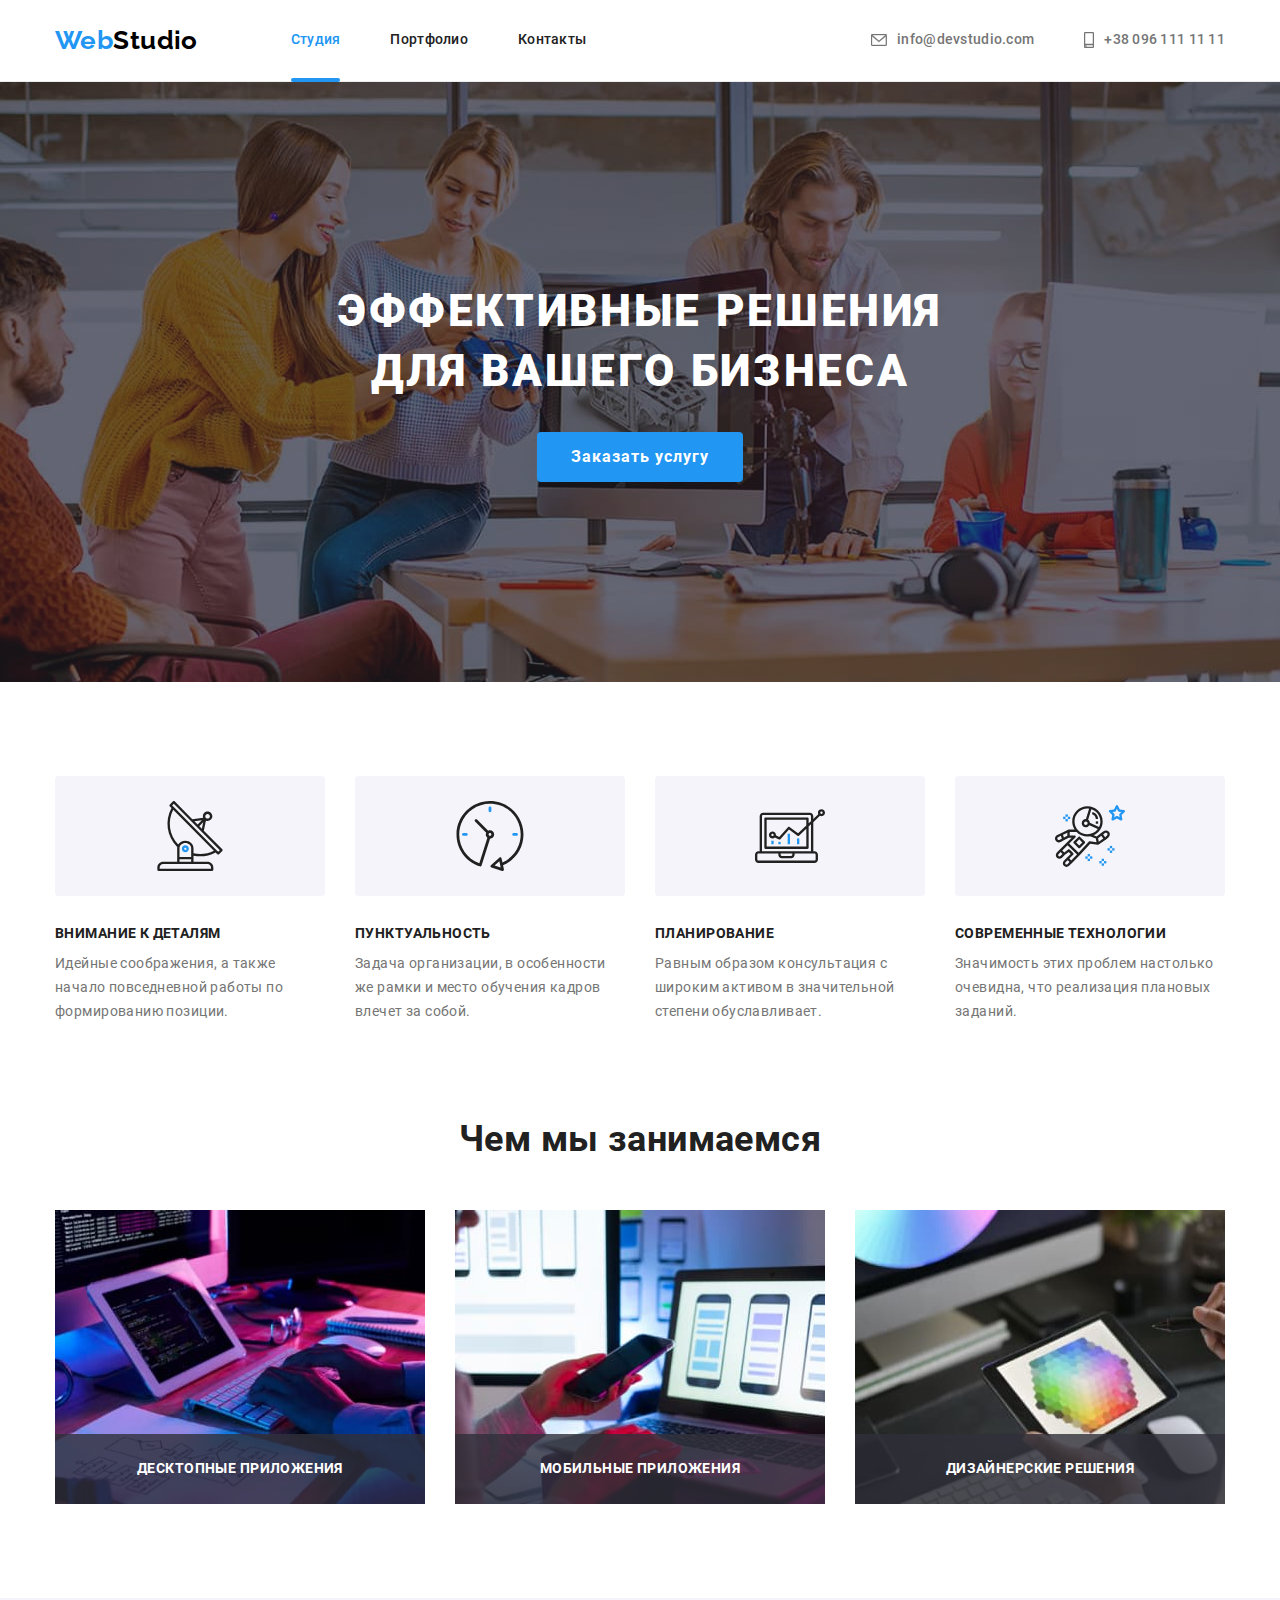
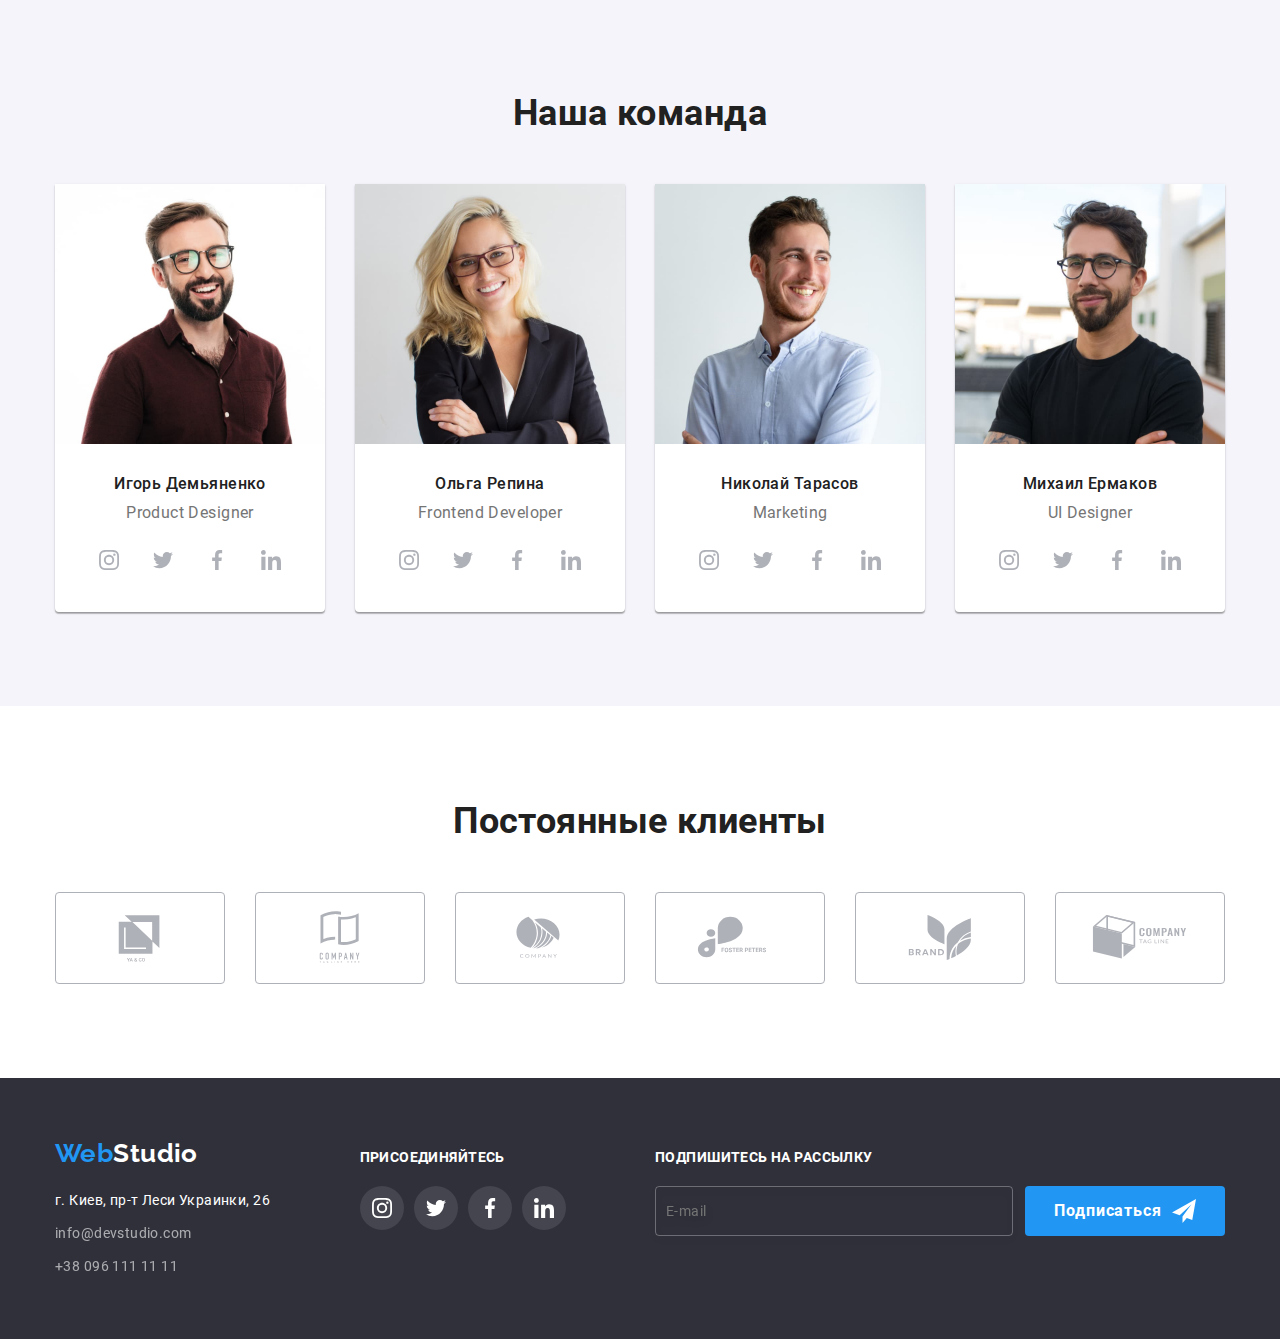
<file: index.html>
<!DOCTYPE html>
<html lang="ru">
  <head>
    <meta charset="UTF-8" />
    <meta http-equiv="X-UA-Compatible" content="IE=edge" />
    <meta name="viewport" content="width=device-width, initial-scale=1.0" />
    <title>WebStudio</title>
    <link rel="stylesheet" href="./css/main.min.css " />
  </head>
  <body>
    <header class="header">
      <div class="container header__container">
        <nav class="header__nav">
          <a class="logo header__logo link" href="./index.html"><span class="logo--accent">Web</span>Studio</a>
          <ul class="menu">
            <li class="menu__item"><a class="link menu__link menu__link--current" href="./index.html">Студия</a></li>
            <li class="menu__item"><a class="link menu__link" href="./portfolio.html">Портфолио</a></li>
            <li class="menu__item"><a class="link menu__link" href="">Контакты</a></li>
          </ul>
        </nav>

        <ul class="menu header__contact">
          <li class="menu__item">
            <a class="link menu__link" href="mailto:info@devstudio.com">
              <svg class="menu__icon" width="16" height="12">
                <use href="./images/icons/sprite.svg#icon-mail"></use>
              </svg>
              info@devstudio.com
            </a>
          </li>
          <li class="menu__item">
            <a class="link menu__link" href="tel:+380961111111">
              <svg class="menu__icon" width="10" height="16">
                <use href="./images/icons/sprite.svg#icon-phone"></use>
              </svg>
              +38 096 111 11 11
            </a>
          </li>
        </ul>
      </div>
    </header>

    <main class="main">
      <section class="hero block block--bg-dark">
        <div class="container">
          <h1 class="hero__title">Эффективные решения<br />для вашего бизнеса</h1>
          <button class="hero__btn button" type="button" data-modal-open>Заказать услугу</button>
        </div>
      </section>

      <section class="features section">
        <div class="container">
          <h2 class="visually-hidden">Особенности</h2>
          <ul class="flex-list">
            <li class="item features__item">
              <h3 class="features__subtitle">Внимание к деталям</h3>
              <p class="features__text">
                Идейные соображения, а также начало повседневной работы по формированию позиции.
              </p>
            </li>
            <li class="item features__item">
              <h3 class="features__subtitle">Пунктуальность</h3>
              <p class="features__text">
                Задача организации, в особенности же рамки и место обучения кадров влечет за собой.
              </p>
            </li>
            <li class="item features__item">
              <h3 class="features__subtitle">Планирование</h3>
              <p class="features__text">
                Равным образом консультация с широким активом в значительной степени обуславливает.
              </p>
            </li>
            <li class="item features__item">
              <h3 class="features__subtitle">Современные технологии</h3>
              <p class="features__text">Значимость этих проблем настолько очевидна, что реализация плановых заданий.</p>
            </li>
          </ul>
        </div>
      </section>

      <section class="working section">
        <div class="container">
          <h2 class="section__title">Чем мы занимаемся</h2>
          <ul class="flex-list">
            <li class="item working__item">
              <div class="working__thumb">
                <img src="./images/studio/working-1.jpg" width="370" alt="десктопные приложения" />
                <div class="working__label">
                  <p class="working__text">Десктопные приложения</p>
                </div>
              </div>
            </li>
            <li class="item working__item">
              <div class="working__thumb">
                <img src="./images/studio/working-2.jpg" width="370" alt="мобильные приложения" />
                <div class="working__label">
                  <p class="working__text">Мобильные приложения</p>
                </div>
              </div>
            </li>
            <li class="item working__item">
              <div class="working__thumb">
                <img src="./images/studio/working-3.jpg" width="370" alt="дизайнерские решения" />
                <div class="working__label">
                  <p class="working__text">Дизайнерские решения</p>
                </div>
              </div>
            </li>
          </ul>
        </div>
      </section>

      <section class="team section">
        <div class="container">
          <h2 class="section__title">Наша команда</h2>
          <ul class="flex-list">
            <li class="item team__item">
              <img src="./images/studio/igor-demyanenko.jpg" width="270" alt="Игорь Демьяненко" />
              <div class="team__cards">
                <h3 class="team__subtitle">Игорь Демьяненко</h3>
                <p class="team__text" lang="en">Product Designer</p>
                <ul class="social-icons">
                  <li class="social-icons__item">
                    <a href="" class="social-icons__link" target="_blank" rel="noopener noreferrer">
                      <svg class="social-icons__svg">
                        <use href="./images/icons/sprite.svg#icon-instagram"></use>
                      </svg>
                    </a>
                  </li>
                  <li class="social-icons__item">
                    <a href="" class="social-icons__link" target="_blank" rel="noopener noreferrer">
                      <svg class="social-icons__svg">
                        <use href="./images/icons/sprite.svg#icon-twitter"></use>
                      </svg>
                    </a>
                  </li>
                  <li class="social-icons__item">
                    <a href="" class="social-icons__link" target="_blank" rel="noopener noreferrer">
                      <svg class="social-icons__svg">
                        <use href="./images/icons/sprite.svg#icon-facebook"></use>
                      </svg>
                    </a>
                  </li>
                  <li class="social-icons__item">
                    <a href="" class="social-icons__link" target="_blank" rel="noopener noreferrer">
                      <svg class="social-icons__svg">
                        <use href="./images/icons/sprite.svg#icon-linkedin"></use>
                      </svg>
                    </a>
                  </li>
                </ul>
              </div>
            </li>
            <li class="item team__item">
              <img src="./images/studio/olga-repina.jpg" width="270" alt="Ольга Репина" />
              <div class="team__cards">
                <h3 class="team__subtitle">Ольга Репина</h3>
                <p class="team__text" lang="en">Frontend Developer</p>
                <ul class="social-icons">
                  <li class="social-icons__item">
                    <a href="" class="social-icons__link" target="_blank" rel="noopener noreferrer">
                      <svg class="social-icons__svg">
                        <use href="./images/icons/sprite.svg#icon-instagram"></use>
                      </svg>
                    </a>
                  </li>
                  <li class="social-icons__item">
                    <a href="" class="social-icons__link" target="_blank" rel="noopener noreferrer">
                      <svg class="social-icons__svg">
                        <use href="./images/icons/sprite.svg#icon-twitter"></use>
                      </svg>
                    </a>
                  </li>
                  <li class="social-icons__item">
                    <a href="" class="social-icons__link" target="_blank" rel="noopener noreferrer">
                      <svg class="social-icons__svg">
                        <use href="./images/icons/sprite.svg#icon-facebook"></use>
                      </svg>
                    </a>
                  </li>
                  <li class="social-icons__item">
                    <a href="" class="social-icons__link" target="_blank" rel="noopener noreferrer">
                      <svg class="social-icons__svg">
                        <use href="./images/icons/sprite.svg#icon-linkedin"></use>
                      </svg>
                    </a>
                  </li>
                </ul>
              </div>
            </li>
            <li class="item team__item">
              <img src="./images/studio/nikolay-tarasov.jpg" width="270" alt="Николай Тарасов" />
              <div class="team__cards">
                <h3 class="team__subtitle">Николай Тарасов</h3>
                <p class="team__text" lang="en">Marketing</p>
                <ul class="social-icons">
                  <li class="social-icons__item">
                    <a href="" class="social-icons__link" target="_blank" rel="noopener noreferrer">
                      <svg class="social-icons__svg">
                        <use href="./images/icons/sprite.svg#icon-instagram"></use>
                      </svg>
                    </a>
                  </li>
                  <li class="social-icons__item">
                    <a href="" class="social-icons__link" target="_blank" rel="noopener noreferrer">
                      <svg class="social-icons__svg">
                        <use href="./images/icons/sprite.svg#icon-twitter"></use>
                      </svg>
                    </a>
                  </li>
                  <li class="social-icons__item">
                    <a href="" class="social-icons__link" target="_blank" rel="noopener noreferrer">
                      <svg class="social-icons__svg">
                        <use href="./images/icons/sprite.svg#icon-facebook"></use>
                      </svg>
                    </a>
                  </li>
                  <li class="social-icons__item">
                    <a href="" class="social-icons__link" target="_blank" rel="noopener noreferrer">
                      <svg class="social-icons__svg">
                        <use href="./images/icons/sprite.svg#icon-linkedin"></use>
                      </svg>
                    </a>
                  </li>
                </ul>
              </div>
            </li>
            <li class="item team__item">
              <img src="./images/studio/mikhail-yermakov.jpg" width="270" alt="Михаил Ермаков" />
              <div class="team__cards">
                <h3 class="team__subtitle">Михаил Ермаков</h3>
                <p class="team__text" lang="en">UI Designer</p>
                <ul class="social-icons">
                  <li class="social-icons__item">
                    <a href="" class="social-icons__link" target="_blank" rel="noopener noreferrer">
                      <svg class="social-icons__svg">
                        <use href="./images/icons/sprite.svg#icon-instagram"></use>
                      </svg>
                    </a>
                  </li>
                  <li class="social-icons__item">
                    <a href="" class="social-icons__link" target="_blank" rel="noopener noreferrer">
                      <svg class="social-icons__svg">
                        <use href="./images/icons/sprite.svg#icon-twitter"></use>
                      </svg>
                    </a>
                  </li>
                  <li class="social-icons__item">
                    <a href="" class="social-icons__link" target="_blank" rel="noopener noreferrer">
                      <svg class="social-icons__svg">
                        <use href="./images/icons/sprite.svg#icon-facebook"></use>
                      </svg>
                    </a>
                  </li>
                  <li class="social-icons__item">
                    <a href="" class="social-icons__link" target="_blank" rel="noopener noreferrer">
                      <svg class="social-icons__svg">
                        <use href="./images/icons/sprite.svg#icon-linkedin"></use>
                      </svg>
                    </a>
                  </li>
                </ul>
              </div>
            </li>
          </ul>
        </div>
      </section>

      <section class="client section">
        <div class="container">
          <h2 class="section__title">Постоянные клиенты</h2>
          <ul class="client__list">
            <li class="client__item">
              <a href="" class="client__link">
                <svg class="client__icons">
                  <use href="./images/icons/sprite.svg#icon-yaco"></use>
                </svg>
              </a>
            </li>
            <li class="client__item">
              <a href="" class="client__link">
                <svg class="client__icons">
                  <use href="./images/icons/sprite.svg#icon-tegline-here"></use>
                </svg>
              </a>
            </li>
            <li class="client__item">
              <a href="" class="client__link">
                <svg class="client__icons">
                  <use href="./images/icons/sprite.svg#icon-company"></use>
                </svg>
              </a>
            </li>
            <li class="client__item">
              <a href="" class="client__link">
                <svg class="client__icons">
                  <use href="./images/icons/sprite.svg#icon-foster"></use>
                </svg>
              </a>
            </li>
            <li class="client__item">
              <a href="" class="client__link">
                <svg class="client__icons">
                  <use href="./images/icons/sprite.svg#icon-brend"></use>
                </svg>
              </a>
            </li>
            <li class="client__item">
              <a href="" class="client__link">
                <svg class="client__icons">
                  <use href="./images/icons/sprite.svg#icon-teg-line"></use>
                </svg>
              </a>
            </li>
          </ul>
        </div>
      </section>
    </main>

    <footer class="footer block block--bg-dark">
      <div class="container footer__box">
        <div class="footer__block">
          <a class="logo footer__logo link" href="./index.html"><span class="logo--accent">Web</span>Studio</a>
          <address class="address">
            <ul class="address__list">
              <li class="address__item">
                <a
                  class="link address__link"
                  href="https://goo.gl/maps/YKfrbPaqu9JPs9dHA"
                  target="_blank"
                  rel="noopener noreferrer"
                >
                  г. Киев, пр-т Леси Украинки, 26
                </a>
              </li>
              <li class="address__item">
                <a class="link address__link" href="mailto:info@devstudio.com">info@devstudio.com</a>
              </li>
              <li class="address__item">
                <a class="link address__link" href="tel:+380961111111">+38 096 111 11 11</a>
              </li>
            </ul>
          </address>
        </div>
        <div class="footer__block">
          <p class="footer__title">присоединяйтесь</p>
          <ul class="social-icons">
            <li class="social-icons__item">
              <a href="" class="social-icons__link" target="_blank" rel="noopener noreferrer">
                <svg class="social-icons__svg social-icons__svg--write">
                  <use href="./images/icons/sprite.svg#icon-instagram"></use>
                </svg>
              </a>
            </li>
            <li class="social-icons__item">
              <a href="" class="social-icons__link" target="_blank" rel="noopener noreferrer">
                <svg class="social-icons__svg social-icons__svg--write">
                  <use href="./images/icons/sprite.svg#icon-twitter"></use>
                </svg>
              </a>
            </li>
            <li class="social-icons__item">
              <a href="" class="social-icons__link" target="_blank" rel="noopener noreferrer">
                <svg class="social-icons__svg social-icons__svg--write">
                  <use href="./images/icons/sprite.svg#icon-facebook"></use>
                </svg>
              </a>
            </li>
            <li class="social-icons__item">
              <a href="" class="social-icons__link" target="_blank" rel="noopener noreferrer">
                <svg class="social-icons__svg social-icons__svg--write">
                  <use href="./images/icons/sprite.svg#icon-linkedin"></use>
                </svg>
              </a>
            </li>
          </ul>
        </div>

        <form class="form-subscription">
          <label class="form-subscription__text" for="email">Подпишитесь на рассылку</label>
          <input
            class="form-subscription__input"
            type="email"
            name="email"
            placeholder="E-mail"
            id="email"
            autocomplete="off"
          />
          <button class="form-subscription__btn button" type="submit">
            Подписаться
            <svg class="form-subscription__svg">
              <use href="./images/icons/sprite.svg#icon-send"></use>
            </svg>
          </button>
        </form>
      </div>
    </footer>

    <!-- Модальное окно -->
    <div class="backdrop is-hidden" data-modal>
      <div class="modal">
        <button class="modal__btn-close" type="button" data-modal-close>
          <svg class="modal__icone-close">
            <use href="./images/icons/sprite.svg#icon-close"></use>
          </svg>
        </button>

        <form class="modal-form">
          <p class="modal-form__title">Оставьте свои данные, мы вам перезвоним</p>
          <div class="modal-form-group">
            <div class="modal-form__field">
              <label class="modal-form__label" for="username">Имя</label>
              <input class="modal-form__input" type="text" name="username" id="username" />
              <svg class="modal-form__icone">
                <use href="./images/icons/sprite.svg#icon-person"></use>
              </svg>
            </div>
            <div class="modal-form__field">
              <label class="modal-form__label" for="tel">Телефон</label>
              <input class="modal-form__input" type="tel" name="tel" id="tel" />
              <svg class="modal-form__icone">
                <use href="./images/icons/sprite.svg#icon-telephone"></use>
              </svg>
            </div>
            <div class="modal-form__field">
              <label class="modal-form__label" for="mail">Почта</label>
              <input class="modal-form__input" type="email" name="mail" id="mail" />
              <svg class="modal-form__icone">
                <use href="./images/icons/sprite.svg#icon-email-black"></use>
              </svg>
            </div>
            <div class="modal-form__field">
              <label class="modal-form__label" for="comment">Комментарий</label>
              <textarea
                class="modal-form__input modal-form__input--textarea"
                name="comment"
                id="comment"
                placeholder="Введите текст"
              ></textarea>
            </div>
          </div>

          <div class="modal-form__checkbox">
            <input class="checkbox__input visually-hidden" type="checkbox" name="checkbox" id="checkbox" />
            <label class="checkbox__label" for="checkbox">
              Соглашаюсь с рассылкой и принимаю
              <a class="checkbox__link" href="">Условия договора</a>
            </label>
          </div>

          <button class="modal-btn button" type="submit">Отправить</button>
        </form>
      </div>
    </div>

    <script src="./js/modal.js"></script>
  </body>
</html>
</file>
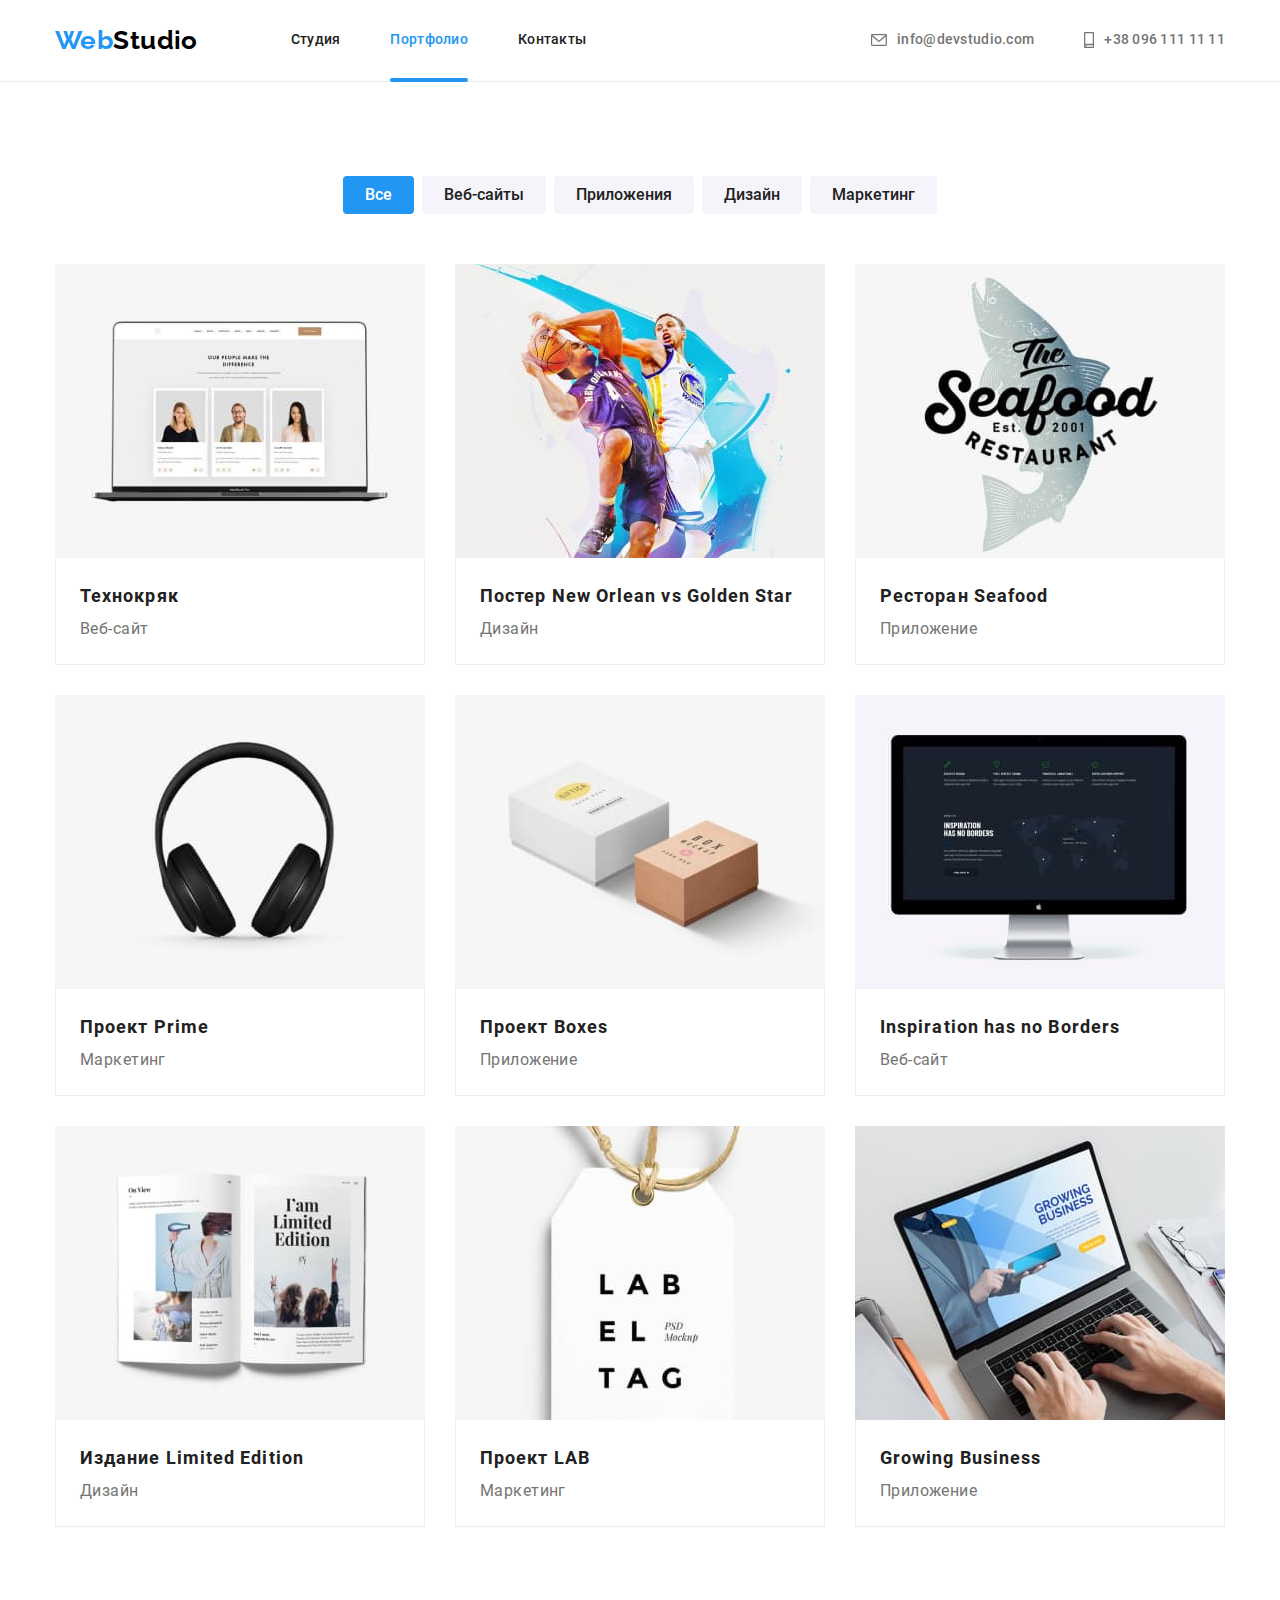
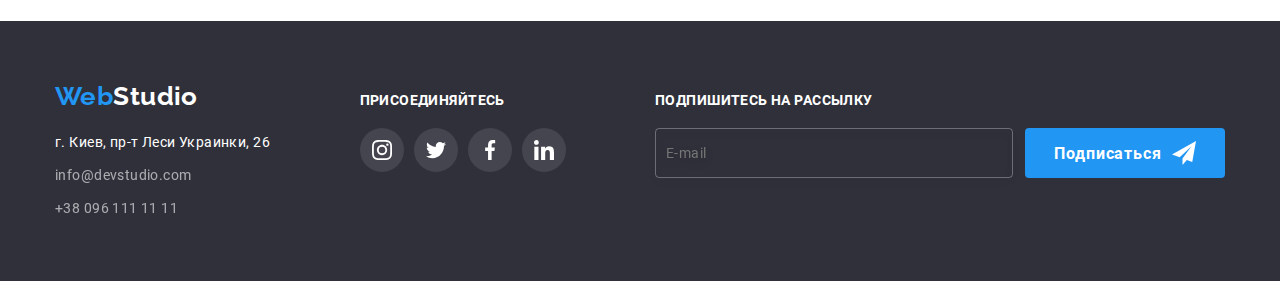
<file: portfolio.html>
<!DOCTYPE html>
<html lang="ru">
  <head>
    <meta charset="UTF-8" />
    <meta http-equiv="X-UA-Compatible" content="IE=edge" />
    <meta name="viewport" content="width=device-width, initial-scale=1.0" />
    <title>Портфолио</title>
    <link rel="stylesheet" href="./css/main.min.css " />
  </head>
  <body>
    <header class="header">
      <div class="container header__container">
        <nav class="header__nav">
          <a class="header__logo logo link" href="./index.html"><span class="logo--accent">Web</span>Studio</a>
          <ul class="menu">
            <li class="menu__item"><a class="link menu__link" href="./index.html">Студия</a></li>
            <li class="menu__item">
              <a class="link menu__link menu__link--current" href="./portfolio.html">Портфолио</a>
            </li>
            <li class="menu__item"><a class="link menu__link" href="">Контакты</a></li>
          </ul>
        </nav>

        <ul class="menu header__contact">
          <li class="menu__item">
            <a class="link menu__link" href="mailto:info@devstudio.com">
              <svg class="menu__icon" width="16" height="12">
                <use href="./images/icons/sprite.svg#icon-mail"></use>
              </svg>
              info@devstudio.com
            </a>
          </li>
          <li class="menu__item">
            <a class="link menu__link" href="tel:+380961111111">
              <svg class="menu__icon" width="10" height="16">
                <use href="./images/icons/sprite.svg#icon-phone"></use>
              </svg>
              +38 096 111 11 11
            </a>
          </li>
        </ul>
      </div>
    </header>

    <main class="main">
      <section class="portfolio section">
        <div class="container">
          <h1 class="visually-hidden">Портфолио. Фильтры проектов</h1>
          <ul class="filters">
            <li class="filters__item"><button class="filters__btn filters__btn--current" type="button">Все</button></li>
            <li class="filters__item"><button class="filters__btn" type="button">Веб-сайты</button></li>
            <li class="filters__item"><button class="filters__btn" type="button">Приложения</button></li>
            <li class="filters__item"><button class="filters__btn" type="button">Дизайн</button></li>
            <li class="filters__item"><button class="filters__btn" type="button">Маркетинг</button></li>
          </ul>

          <ul class="portfolio flex-list">
            <li class="item portfolio__item">
              <a class="portfolio__link" href="">
                <div class="portfolio__thumb">
                  <img src="./images/portfolio/1-technokryak.jpg" width="370" height="294" alt="страница веб-сайта" />
                  <div class="portfolio__overlay">
                    <p class="portfolio__text">
                      Технокряк это современная площадка распространения коронавируса. Компании используют эту платформу
                      для цифрового шпионажа и атак на защищённые сервера конкурентов.
                    </p>
                  </div>
                </div>
                <div class="portfolio__project">
                  <h3 class="portfolio__subtitle">Технокряк</h3>
                  <p class="portfolio__label">Веб-сайт</p>
                </div>
              </a>
            </li>
            <li class="item portfolio__item">
              <a class="portfolio__link" href="">
                <div class="portfolio__thumb">
                  <img src="./images/portfolio/2-poster.jpg" width="370" height="294" alt="постер с волейболистами" />
                  <div class="portfolio__overlay">
                    <p class="portfolio__text">
                      Технокряк это современная площадка распространения коронавируса. Компании используют эту платформу
                      для цифрового шпионажа и атак на защищённые сервера конкурентов.
                    </p>
                  </div>
                </div>
                <div class="portfolio__project">
                  <h3 class="portfolio__subtitle">Постер New Orlean vs Golden Star</h3>
                  <p class="portfolio__label">Дизайн</p>
                </div>
              </a>
            </li>
            <li class="item portfolio__item">
              <a class="portfolio__link" href="">
                <div class="portfolio__thumb">
                  <img src="./images/portfolio/3-restaurant.jpg" width="370" height="294" alt="логотип ресторана" />
                  <div class="portfolio__overlay">
                    <p class="portfolio__text">
                      Технокряк это современная площадка распространения коронавируса. Компании используют эту платформу
                      для цифрового шпионажа и атак на защищённые сервера конкурентов.
                    </p>
                  </div>
                </div>
                <div class="portfolio__project">
                  <h3 class="portfolio__subtitle">Ресторан Seafood</h3>
                  <p class="portfolio__label">Приложение</p>
                </div>
              </a>
            </li>
            <li class="item portfolio__item">
              <a class="portfolio__link" href="">
                <div class="portfolio__thumb">
                  <img src="./images/portfolio/4-project-prime.jpg" width="370" height="294" alt="наушники" />
                  <div class="portfolio__overlay">
                    <p class="portfolio__text">
                      Технокряк это современная площадка распространения коронавируса. Компании используют эту платформу
                      для цифрового шпионажа и атак на защищённые сервера конкурентов.
                    </p>
                  </div>
                </div>
                <div class="portfolio__project">
                  <h3 class="portfolio__subtitle">Проект Prime</h3>
                  <p class="portfolio__label">Маркетинг</p>
                </div>
              </a>
            </li>
            <li class="item portfolio__item">
              <a class="portfolio__link" href="">
                <div class="portfolio__thumb">
                  <img src="./images/portfolio/5-project-boxes.jpg" width="370" height="294" alt="две коробки" />
                  <div class="portfolio__overlay">
                    <p class="portfolio__text">
                      Технокряк это современная площадка распространения коронавируса. Компании используют эту платформу
                      для цифрового шпионажа и атак на защищённые сервера конкурентов.
                    </p>
                  </div>
                </div>
                <div class="portfolio__project">
                  <h3 class="portfolio__subtitle">Проект Boxes</h3>
                  <p class="portfolio__label">Приложение</p>
                </div>
              </a>
            </li>
            <li class="item portfolio__item">
              <a class="portfolio__link" href="">
                <div class="portfolio__thumb">
                  <img
                    src="./images/portfolio/6-inspiration-has-no-borders.jpg"
                    width="370"
                    height="294"
                    alt="страница сайта"
                  />
                  <div class="portfolio__overlay">
                    <p class="portfolio__text">
                      Технокряк это современная площадка распространения коронавируса. Компании используют эту платформу
                      для цифрового шпионажа и атак на защищённые сервера конкурентов.
                    </p>
                  </div>
                </div>
                <div class="portfolio__project">
                  <h3 class="portfolio__subtitle">Inspiration has no Borders</h3>
                  <p class="portfolio__label">Веб-сайт</p>
                </div>
              </a>
            </li>
            <li class="item portfolio__item">
              <a class="portfolio__link" href="">
                <div class="portfolio__thumb">
                  <img
                    src="./images/portfolio/7-limited-edition.jpg"
                    width="370"
                    height="294"
                    alt="развернутая книга"
                  />
                  <div class="portfolio__overlay">
                    <p class="portfolio__text">
                      Технокряк это современная площадка распространения коронавируса. Компании используют эту платформу
                      для цифрового шпионажа и атак на защищённые сервера конкурентов.
                    </p>
                  </div>
                </div>
                <div class="portfolio__project">
                  <h3 class="portfolio__subtitle">Издание Limited Edition</h3>
                  <p class="portfolio__label">Дизайн</p>
                </div>
              </a>
            </li>
            <li class="item portfolio__item">
              <a class="portfolio__link" href="">
                <div class="portfolio__thumb">
                  <img src="./images/portfolio/8-project-lab.jpg" width="370" height="294" alt="карточка проекта" />
                  <div class="portfolio__overlay">
                    <p class="portfolio__text">
                      Технокряк это современная площадка распространения коронавируса. Компании используют эту платформу
                      для цифрового шпионажа и атак на защищённые сервера конкурентов.
                    </p>
                  </div>
                </div>
                <div class="portfolio__project">
                  <h3 class="portfolio__subtitle">Проект LAB</h3>
                  <p class="portfolio__label">Маркетинг</p>
                </div>
              </a>
            </li>
            <li class="item portfolio__item">
              <a class="portfolio__link" href="">
                <div class="portfolio__thumb">
                  <img
                    src="./images/portfolio/9-growing-business.jpg"
                    width="370"
                    height="294"
                    alt="работа за ноутбуком"
                  />
                  <div class="portfolio__overlay">
                    <p class="portfolio__text">
                      Технокряк это современная площадка распространения коронавируса. Компании используют эту платформу
                      для цифрового шпионажа и атак на защищённые сервера конкурентов.
                    </p>
                  </div>
                </div>
                <div class="portfolio__project">
                  <h3 class="portfolio__subtitle">Growing Business</h3>
                  <p class="portfolio__label">Приложение</p>
                </div>
              </a>
            </li>
          </ul>
        </div>
      </section>
    </main>

    <footer class="footer block block--bg-dark">
      <div class="container footer__box">
        <div class="footer__block">
          <a class="logo footer__logo link" href="./index.html"><span class="logo--accent">Web</span>Studio</a>
          <address>
            <ul class="contacts">
              <li class="address__item">
                <a
                  class="link address__link"
                  href="https://goo.gl/maps/YKfrbPaqu9JPs9dHA"
                  target="_blank"
                  rel="noopener noreferrer"
                >
                  г. Киев, пр-т Леси Украинки, 26
                </a>
              </li>
              <li class="address__item">
                <a class="link address__link" href="mailto:info@devstudio.com">info@devstudio.com</a>
              </li>
              <li class="address__item">
                <a class="link address__link" href="tel:+380961111111">+38 096 111 11 11</a>
              </li>
            </ul>
          </address>
        </div>
        <div class="footer__block">
          <p class="footer__title">присоединяйтесь</p>
          <ul class="social-icons">
            <li class="social-icons__item">
              <a href="" class="social-icons__link" target="_blank" rel="noopener noreferrer">
                <svg class="social-icons__svg social-icons__svg--write">
                  <use href="./images/icons/sprite.svg#icon-instagram"></use>
                </svg>
              </a>
            </li>
            <li class="social-icons__item">
              <a href="" class="social-icons__link" target="_blank" rel="noopener noreferrer">
                <svg class="social-icons__svg social-icons__svg--write">
                  <use href="./images/icons/sprite.svg#icon-twitter"></use>
                </svg>
              </a>
            </li>
            <li class="social-icons__item">
              <a href="" class="social-icons__link" target="_blank" rel="noopener noreferrer">
                <svg class="social-icons__svg social-icons__svg--write">
                  <use href="./images/icons/sprite.svg#icon-facebook"></use>
                </svg>
              </a>
            </li>
            <li class="social-icons__item">
              <a href="" class="social-icons__link" target="_blank" rel="noopener noreferrer">
                <svg class="social-icons__svg social-icons__svg--write">
                  <use href="./images/icons/sprite.svg#icon-linkedin"></use>
                </svg>
              </a>
            </li>
          </ul>
        </div>

        <form class="form-subscription">
          <label class="form-subscription__text" for="email">Подпишитесь на рассылку</label>
          <input
            class="form-subscription__input"
            type="email"
            name="email"
            placeholder="E-mail"
            id="email"
            autocomplete="off"
          />
          <button class="form-subscription__btn button" type="submit">
            Подписаться
            <svg class="form-subscription__svg">
              <use href="./images/icons/sprite.svg#icon-send"></use>
            </svg>
          </button>
        </form>
      </div>
    </footer>
  </body>
</html>
</file>
<file: css/main.min.css>
/*! modern-normalize v1.1.0 | MIT License | https://github.com/sindresorhus/modern-normalize */*,::before,::after{box-sizing:border-box}html{line-height:1.15;-webkit-text-size-adjust:100%;-moz-tab-size:4;tab-size:4}body{margin:0;font-family:system-ui,-apple-system,"Segoe UI",Roboto,Helvetica,Arial,sans-serif,"Apple Color Emoji","Segoe UI Emoji"}hr{height:0;color:inherit}abbr[title]{text-decoration:underline dotted}b,strong{font-weight:bolder}code,kbd,samp,pre{font-family:ui-monospace, SFMono-Regular, Consolas, "Liberation Mono", Menlo, monospace;font-size:1em}small{font-size:80%}sub,sup{font-size:75%;line-height:0;position:relative;vertical-align:baseline}sub{bottom:-0.25em}sup{top:-0.5em}table{text-indent:0;border-color:inherit}button,input,optgroup,select,textarea{font-family:inherit;font-size:100%;line-height:1.15;margin:0}button,select{text-transform:none}button,[type="button"],[type="reset"],[type="submit"]{-webkit-appearance:button}::-moz-focus-inner{border-style:none;padding:0}:-moz-focusring{outline:1px dotted ButtonText}:-moz-ui-invalid{box-shadow:none}legend{padding:0}progress{vertical-align:baseline}::-webkit-inner-spin-button,::-webkit-outer-spin-button{height:auto}[type="search"]{-webkit-appearance:textfield;outline-offset:-2px}::-webkit-search-decoration{-webkit-appearance:none}::-webkit-file-upload-button{-webkit-appearance:button;font:inherit}summary{display:list-item}@font-face{font-family:"Roboto";font-style:normal;font-weight:400;font-display:swap;src:local("Roboto"),url("../fonts/roboto-v27-latin_cyrillic-regular.woff2") format("woff2"),url("../fonts/roboto-v27-latin_cyrillic-regular.woff") format("woff")}@font-face{font-family:"Roboto";font-style:normal;font-weight:500;font-display:swap;src:local("Roboto"),url("../fonts/roboto-v27-latin_cyrillic-500.woff2") format("woff2"),url("../fonts/roboto-v27-latin_cyrillic-500.woff") format("woff")}@font-face{font-family:"Roboto";font-style:normal;font-weight:700;font-display:swap;src:local("Roboto"),url("../fonts/roboto-v27-latin_cyrillic-700.woff2") format("woff2"),url("../fonts/roboto-v27-latin_cyrillic-700.woff") format("woff")}@font-face{font-family:"Roboto";font-style:normal;font-weight:900;font-display:swap;src:local("Roboto"),url("../fonts/roboto-v27-latin_cyrillic-900.woff2") format("woff2"),url("../fonts/roboto-v27-latin_cyrillic-900.woff") format("woff")}@font-face{font-family:"Raleway";font-style:normal;font-weight:700;font-display:swap;src:local("Raleway"),url("../fonts/raleway-v19-latin_cyrillic-700.woff2") format("woff2"),url("../fonts/raleway-v19-latin_cyrillic-700.woff") format("woff")}:root{--primary-background-color: #ffffff;--secondary-background-color: #2f303a;--accent-background-color: #f5f4fa;--primary-text-color: #212121;--secondary-text-color: #757575;--accent-text-color: #ffffff;--accent-color: #2196f3;--secondary-accent-color: #000000;--icons-color: #afb1b8;--duration: 250ms;--timing-function: cubic-bezier(0.4, 0, 0.2, 1)}html{box-sizing:border-box}*,*::before,*::after{box-sizing:inherit}body{background-color:var(--primary-background-color);color:var(--primary-text-color);font-family:Roboto, sans-serif;font-size:14px;letter-spacing:0.03em}h1,h2,h3,p,ul{margin:0;padding:0;list-style:none}img{display:block;max-width:100%;height:auto}.flex-list{display:flex;flex-wrap:wrap;margin-left:-30px;margin-top:-30px}.item{margin-left:30px;margin-top:30px}.link{color:inherit;text-decoration:none;transition-property:color;transition-duration:var(--duration);transition-timing-function:var(--timing-function)}.link:hover,.link:focus{color:var(--accent-color)}.visually-hidden{position:absolute !important;clip:rect(1px 1px 1px 1px);clip:rect(1px, 1px, 1px, 1px);padding:0 !important;border:0 !important;height:1px !important;width:1px !important;overflow:hidden}.container{width:1200px;padding:0 15px;margin:0 auto}.button{background-color:var(--accent-color);color:var(--accent-text-color);font-weight:700;font-size:16px;line-height:1.87;align-items:center;letter-spacing:0.06em;border-radius:4px;min-width:200px;border:none;cursor:pointer;transform:scale(1);transition-property:box-shadow, transform;transition-duration:var(--duration);transition-timing-function:var(--timing-function)}.button:active{transform:scale(0.9)}.logo{font-family:Raleway;font-weight:700;font-size:26px;line-height:1.19}.logo--accent{color:var(--accent-color);border:none}.menu{display:inline-flex;align-items:center}.menu__item:not(:last-child){margin-right:50px}.menu__link{display:inline-flex;align-items:center;padding:32px 0;font-weight:500;line-height:1.14;letter-spacing:0.02em}.menu__icon{fill:var(--secondary-text-color);margin-right:10px;stroke:currentColor}.menu__item{position:relative}.menu__link--current{color:var(--accent-color)}.menu__link--current::after{content:"";position:absolute;left:0;bottom:-1.5px;display:block;width:100%;height:4px;background:var(--accent-color);border-radius:2px}.social-icons{display:inline-flex}.social-icons__item:not(:last-child){margin-right:10px}.social-icons__link{display:flex;justify-content:center;align-items:center;width:44px;height:44px;border-radius:50%;background-color:var(--primary-background-color);transition-property:background-color;transition-duration:var(--duration);transition-timing-function:var(--timing-function)}.social-icons__link:hover,.social-icons__link:focus{background-color:var(--accent-color)}.social-icons__svg{width:20px;height:20px;fill:var(--icons-color);transition-property:fill;transition-duration:var(--duration);transition-timing-function:var(--timing-function)}.social-icons__link:hover .social-icons__svg,.social-icons__link:focus .social-icons__svg{fill:var(--accent-text-color)}.form-subscription{display:inline-flex;max-width:570px;flex-wrap:wrap}.form-subscription__text{font-weight:700;line-height:1.14;text-transform:uppercase;margin-bottom:20px}.form-subscription__input{width:358px;height:50px;border:1px solid rgba(255,255,255,0.3);filter:drop-shadow(0px 4px 4px rgba(0,0,0,0.15));border-radius:4px;letter-spacing:0.03em;padding-left:10px;background-color:transparent;color:rgba(255,255,255,0.6);margin-right:12px}.form-subscription__btn{display:flex;justify-content:center}.form-subscription__btn:hover,.form-subscription__btn:focus{box-shadow:0px 4px 4px rgba(0,0,0,0.15)}.form-subscription__svg{width:24px;height:24px;margin-left:10px}.backdrop{position:fixed;top:0;left:0;width:100%;height:100%;background-color:rgba(0,0,0,0.2);opacity:1;transition-property:opacity;transition-duration:var(--duration);transition-timing-function:var(--timing-function)}.is-hidden{opacity:0;pointer-events:none}.backdrop.is-hidden .modal{transform:translate(-50%, -50%) scale(1.1)}.modal{position:absolute;top:50%;left:50%;transform:translate(-50%, -50%) scale(1);padding:40px;width:528px;height:581px;max-height:100vh;box-shadow:0px 1px 3px rgba(0,0,0,0.12),0px 1px 1px rgba(0,0,0,0.14),0px 2px 1px rgba(0,0,0,0.2);border-radius:4px;background:var(--primary-background-color);transition-property:transform;transition-duration:var(--duration);transition-timing-function:var(--timing-function)}.modal__btn-close{position:absolute;top:8px;right:8px;width:30px;height:30px;background-color:var(--primary-background-color);border:1px solid rgba(0,0,0,0.1);border-radius:50%;cursor:pointer;transform:scale(1);transition-property:transform;transition-duration:var(--duration);transition-timing-function:var(--timing-function)}.modal__btn-close:active{transform:scale(0.9)}.modal__icone-close{width:100%;height:100%}.modal__btn-close:hover .modal__icone-close,.modal__btn-close:focus .modal__icone-close{fill:var(--accent-color)}.modal-form{box-sizing:border-box;text-align:left;width:100%;color:var(--secondary-text-color)}.modal-form__title{font-weight:700;font-size:20px;line-height:1.15;text-align:center;margin-bottom:12px;color:var(--primary-text-color)}.modal-form__field{position:relative;margin-bottom:10px}.modal-form__field:last-child{margin-bottom:20px}.modal-form__label{display:inline-block;font-size:12px;line-height:1.17;letter-spacing:0.01em;margin-bottom:4px}.modal-form__input{width:100%;height:40px;border:1px solid rgba(33,33,33,0.2);box-sizing:border-box;border-radius:4px;padding-left:42px;transition-property:border-color;transition-duration:var(--duration);transition-timing-function:var(--timing-function)}.modal-form__input:focus{border-color:var(--accent-color);outline:none}.modal-form__input--textarea{display:block;height:120px;padding:12px 16px;resize:none}.modal-form__input--textarea::placeholder{color:rgba(117,117,117,0.5)}.modal-form__icone{position:absolute;left:12px;bottom:11px;width:18px;height:18px;transition-property:fill;transition-duration:var(--duration);transition-timing-function:var(--timing-function)}.modal-form__input:focus+.modal-form__icone{fill:var(--accent-color)}.modal-form__checkbox{text-align:center;margin-bottom:30px}.checkbox__label{line-height:1.71}.checkbox__label::before{content:"";display:inline-block;width:16px;height:15px;border:1.5px solid var(--primary-text-color);box-shadow:0px 1px 3px rgba(0,0,0,0.12),0px 1px 1px rgba(0,0,0,0.14),0px 2px 1px rgba(0,0,0,0.2);border-radius:2px}.checkbox__input:checked+.checkbox__label::before{background-image:url(../images/icons/check.svg);background-repeat:no-repeat;background-position:center;background-size:contain;background-color:var(--accent-color);border:var(--accent-color);border-radius:2px}.checkbox__input{transition-property:border-color;transition-duration:var(--duration);transition-timing-function:var(--timing-function)}.checkbox__input:focus+.checkbox__label::before{border-color:var(--accent-color)}.checkbox__input:hover+.checkbox__label::before{cursor:pointer}.checkbox__link{color:var(--accent-color)}.modal-btn{display:block;margin-left:auto;margin-right:auto;height:50px;box-shadow:0px 4px 4px rgba(0,0,0,0.15)}.section{padding:94px 0}.section__title{text-align:center;font-weight:700;font-size:36px;line-height:1.17;margin-bottom:50px}.header{border-bottom:1px solid #ececec}.header__container{display:flex;justify-content:space-between}.header__nav{display:inline-flex;align-items:center}.header__logo{color:var(--secondary-accent-color);margin-right:93px;padding:25px 0px}.header__contact{color:var(--secondary-text-color)}.hero{text-align:center;padding-top:200px;padding-bottom:200px;height:600px;max-width:1600px;margin-left:auto;margin-right:auto;background-image:linear-gradient(to right, rgba(47,48,58,0.4), rgba(47,48,58,0.4)),url(../images/studio/img-overlay.jpg);background-repeat:no-repeat;background-position:center;background-size:cover}.block--bg-dark{background-color:var(--secondary-background-color)}.hero__title{color:var(--accent-text-color);font-weight:900;font-size:44px;line-height:1.36;letter-spacing:0.06em;text-transform:uppercase;margin-bottom:30px}.hero__btn{padding:10px 34px}.features__item{flex-basis:calc((100% - 4 * 30px) / 4)}.features__item::before{display:block;content:"";width:270px;height:120px;background-color:var(--accent-background-color);border-radius:4px;margin-bottom:30px;background-repeat:no-repeat;background-size:auto;background-position:center}.features__item:nth-child(1)::before{background-image:url(../images/icons/antenna.svg)}.features__item:nth-child(2)::before{background-image:url(../images/icons/clock.svg)}.features__item:nth-child(3)::before{background-image:url(../images/icons/diagram.svg)}.features__item:nth-child(4)::before{background-image:url(../images/icons/astronaut.svg)}.features__subtitle{font-weight:700;font-size:14px;line-height:1.14;text-transform:uppercase;margin-bottom:10px}.features__text{color:var(--secondary-text-color);line-height:1.71}.working{padding-top:0}.working__item{flex-basis:calc((100% - 3 * 30px) / 3)}.working__thumb{position:relative}.working__label{position:absolute;bottom:0;width:100%;height:70px;display:flex;align-items:center;justify-content:center;background:rgba(47,48,58,0.8)}.working__text{font-weight:700;line-height:1.14;text-transform:uppercase;color:var(--accent-text-color)}.team{background-color:var(--accent-background-color);text-align:center}.team__item{flex-basis:calc((100% - 4 * 30px) / 4);box-shadow:0px 1px 3px rgba(0,0,0,0.12),0px 1px 1px rgba(0,0,0,0.14),0px 2px 1px rgba(0,0,0,0.2);border-radius:0px 0px 4px 4px;background-color:var(--primary-background-color)}.team__cards{padding:30px 0px}.team__subtitle{font-weight:500;font-size:16px;line-height:1.19;margin-bottom:10px}.team__text{color:var(--secondary-text-color);font-size:16px;line-height:1.19;margin-bottom:16px}.client__list{display:inline-flex}.client__item:not(:last-child){margin-right:30px}.client__link{display:flex;justify-content:center;align-items:center;width:170px;height:92px;border:1px solid var(--icons-color);border-radius:4px;transition-property:border-color;transition-duration:var(--duration);transition-timing-function:var(--timing-function)}.client__link:hover,.client__link:focus{border-color:var(--accent-color)}.client__icons{width:106px;height:60px;fill:var(--icons-color);transition-property:fill;transition-duration:var(--duration);transition-timing-function:var(--timing-function)}.client__link:hover .client__icons,.client__link:focus .client__icons{fill:var(--accent-color)}.filters{display:flex;justify-content:center;margin-bottom:50px}.filters__item:not(:last-child){margin-right:8px}.filters__btn{background-color:var(--accent-background-color);color:var(--primary-text-color);font-weight:500;font-size:16px;line-height:1.62;text-align:center;cursor:pointer;border-radius:4px;border:none;padding:6px 22px;transition-property:background-color, color, box-shadow;transition-duration:var(--duration);transition-timing-function:var(--timing-function)}.filters__btn:hover,.filters__btn:focus{background-color:var(--accent-color);color:var(--accent-text-color);box-shadow:0px 3px 1px rgba(0,0,0,0.1),0px 1px 2px rgba(0,0,0,0.08),0px 2px 2px rgba(0,0,0,0.12)}.filters__btn--current{background-color:var(--accent-color);color:var(--accent-text-color)}.portfolio__item{flex-basis:calc((100% - 3 * 30px) / 3)}.portfolio__link{display:block;text-decoration:none;transition-property:box-shadow;transition-duration:var(--duration);transition-timing-function:var(--timing-function)}.portfolio__link:hover,.portfolio__link:focus{box-shadow:0px 1px 1px rgba(0,0,0,0.12),0px 4px 4px rgba(0,0,0,0.06),1px 4px 6px rgba(0,0,0,0.16)}.portfolio__thumb{position:relative;overflow:hidden}.portfolio__overlay{position:absolute;top:0;left:0;width:100%;height:100%;padding:63px 24px;background:rgba(33,150,243,0.9);opacity:0;transform:translateY(100%);transition-property:transform, opacity;transition-duration:var(--duration);transition-timing-function:var(--timing-function)}.portfolio__link:hover .portfolio__overlay,.portfolio__link:focus .portfolio__overlay{transform:translateY(0);opacity:1}.portfolio__text{font-size:18px;line-height:1.56;color:var(--accent-text-color)}.portfolio__subtitle{font-weight:700;font-size:18px;line-height:2;letter-spacing:0.06em;color:var(--primary-text-color)}.portfolio__label{color:var(--secondary-text-color);font-size:16px;line-height:1.87}.portfolio__project{border:1px solid #eeeeee;border-top:none;padding:20px 24px}.footer{padding-top:60px;padding-bottom:60px;color:var(--accent-text-color)}.footer__box{display:flex;align-items:baseline}.footer__block{max-width:270px;margin-right:auto}.footer__logo{display:block;margin-bottom:20px}.address__item:not(:first-child){opacity:0.6;margin-top:9px}.address__link{font-style:normal;line-height:1.71}.footer__title{font-weight:700;line-height:1.14;text-transform:uppercase;margin-bottom:20px}.social-icons__link{background:rgba(255,255,255,0.1)}.social-icons__link:not(:last-child){margin-right:10px}.social-icons__svg--write{fill:var(--accent-text-color)}
/*# sourceMappingURL=main.min.css.map */
</file>
